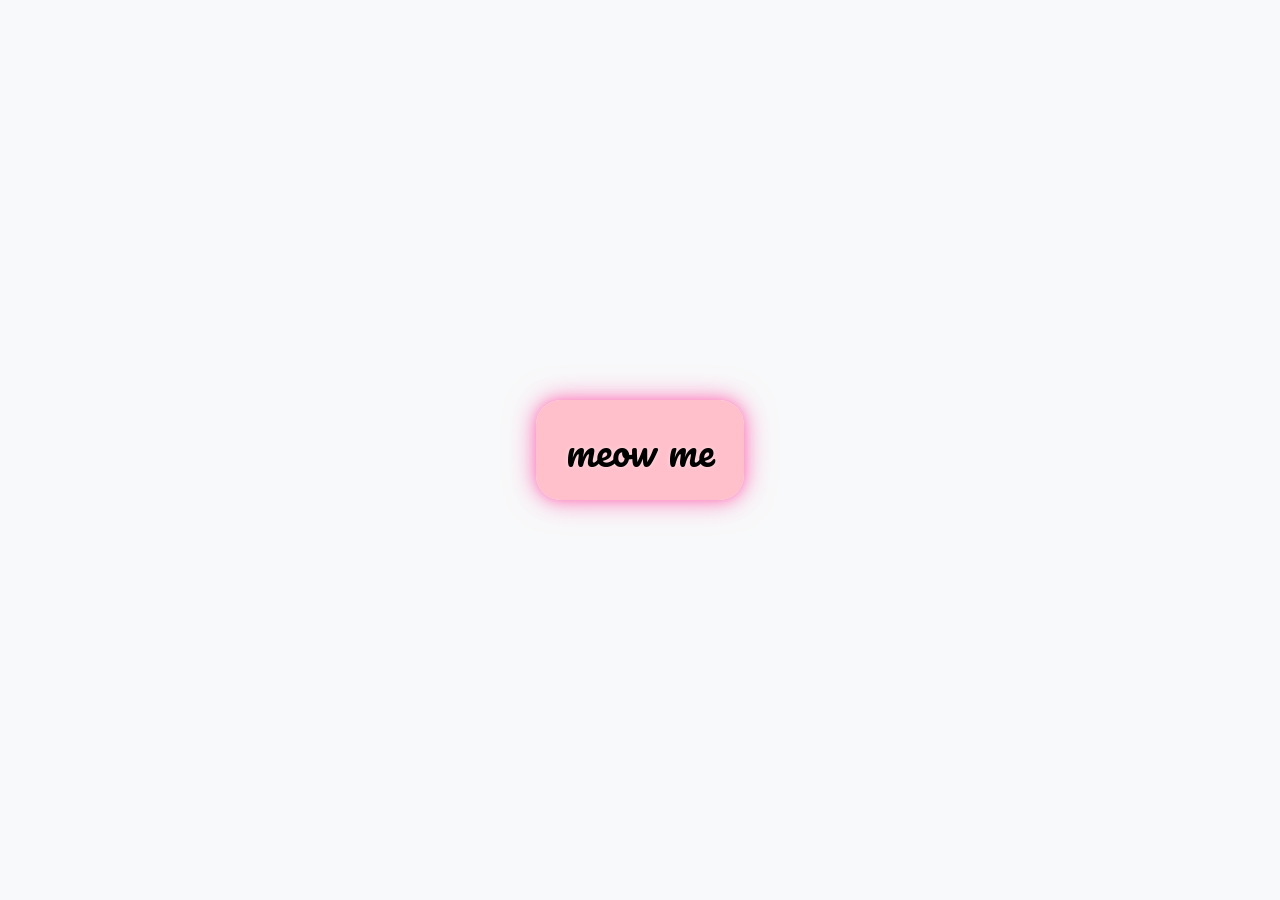
<file: index.html>
<!DOCTYPE html>
<html lang="en">
<head>
    <meta charset="UTF-8">
    <meta name="viewport" content="width=device-width, initial-scale=1.0">
    <title>z-index</title>
    <link rel="stylesheet" href="lab5.css">
    <link href="https://fonts.googleapis.com/css2?family=Pacifico&display=swap" rel="stylesheet"> <!-- Add this line -->
</head>
<body>
    <!-- <header>
        <nav class="navbar">
            <div class="logo">
                <h1>Интернэт технологийн үндэс</h1>
            </div>
        </nav>
    </header> -->

    <div class="container">
        <!-- <section class="jumbotron">
            <h1>Baasandorj Uuganbadrakh</h1>
            <p>Welcome to my website. Here are the links to my labs:</p>
        </section> -->

        <div class="container">
            <div class="links">
                <a href="song.html" class="cute-button">meow me</a> <br>
            </div>
        </div>
    </div>

    <!-- <footer>
        <p>2024 All Rights Reserved, National University Of Mongolia.</p>
    </footer> -->
</body>
</html>
</file>
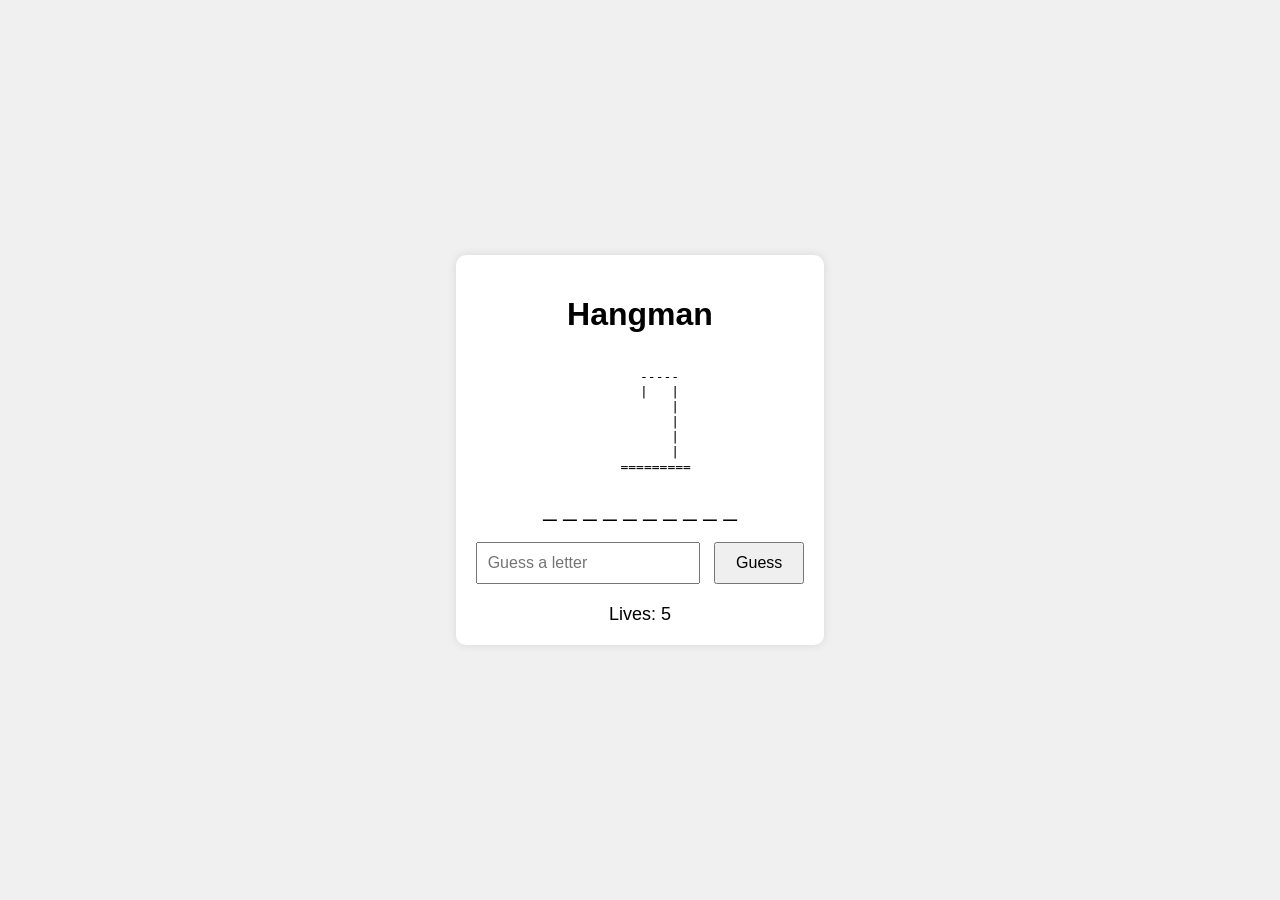
<file: hangman/index.html>
<!DOCTYPE html>
<html lang="en">
<head>
  <meta charset="UTF-8">
  <meta name="viewport" content="width=device-width, initial-scale=1.0">
  <title>Hangman</title>
  <link rel="stylesheet" href="styles.css">
</head>
<body>
  <div class="container">
    <h1>Hangman</h1>
    <div id="hangman"></div>
    <div id="word"></div>
    <div id="message"></div>
    <input type="text" id="guessInput" maxlength="1" placeholder="Guess a letter">
    <button id="guessButton">Guess</button>
    <div id="lives">Lives: 5</div>
  </div>
  <script src="hang.js"></script>
</body>
</html>
</file>
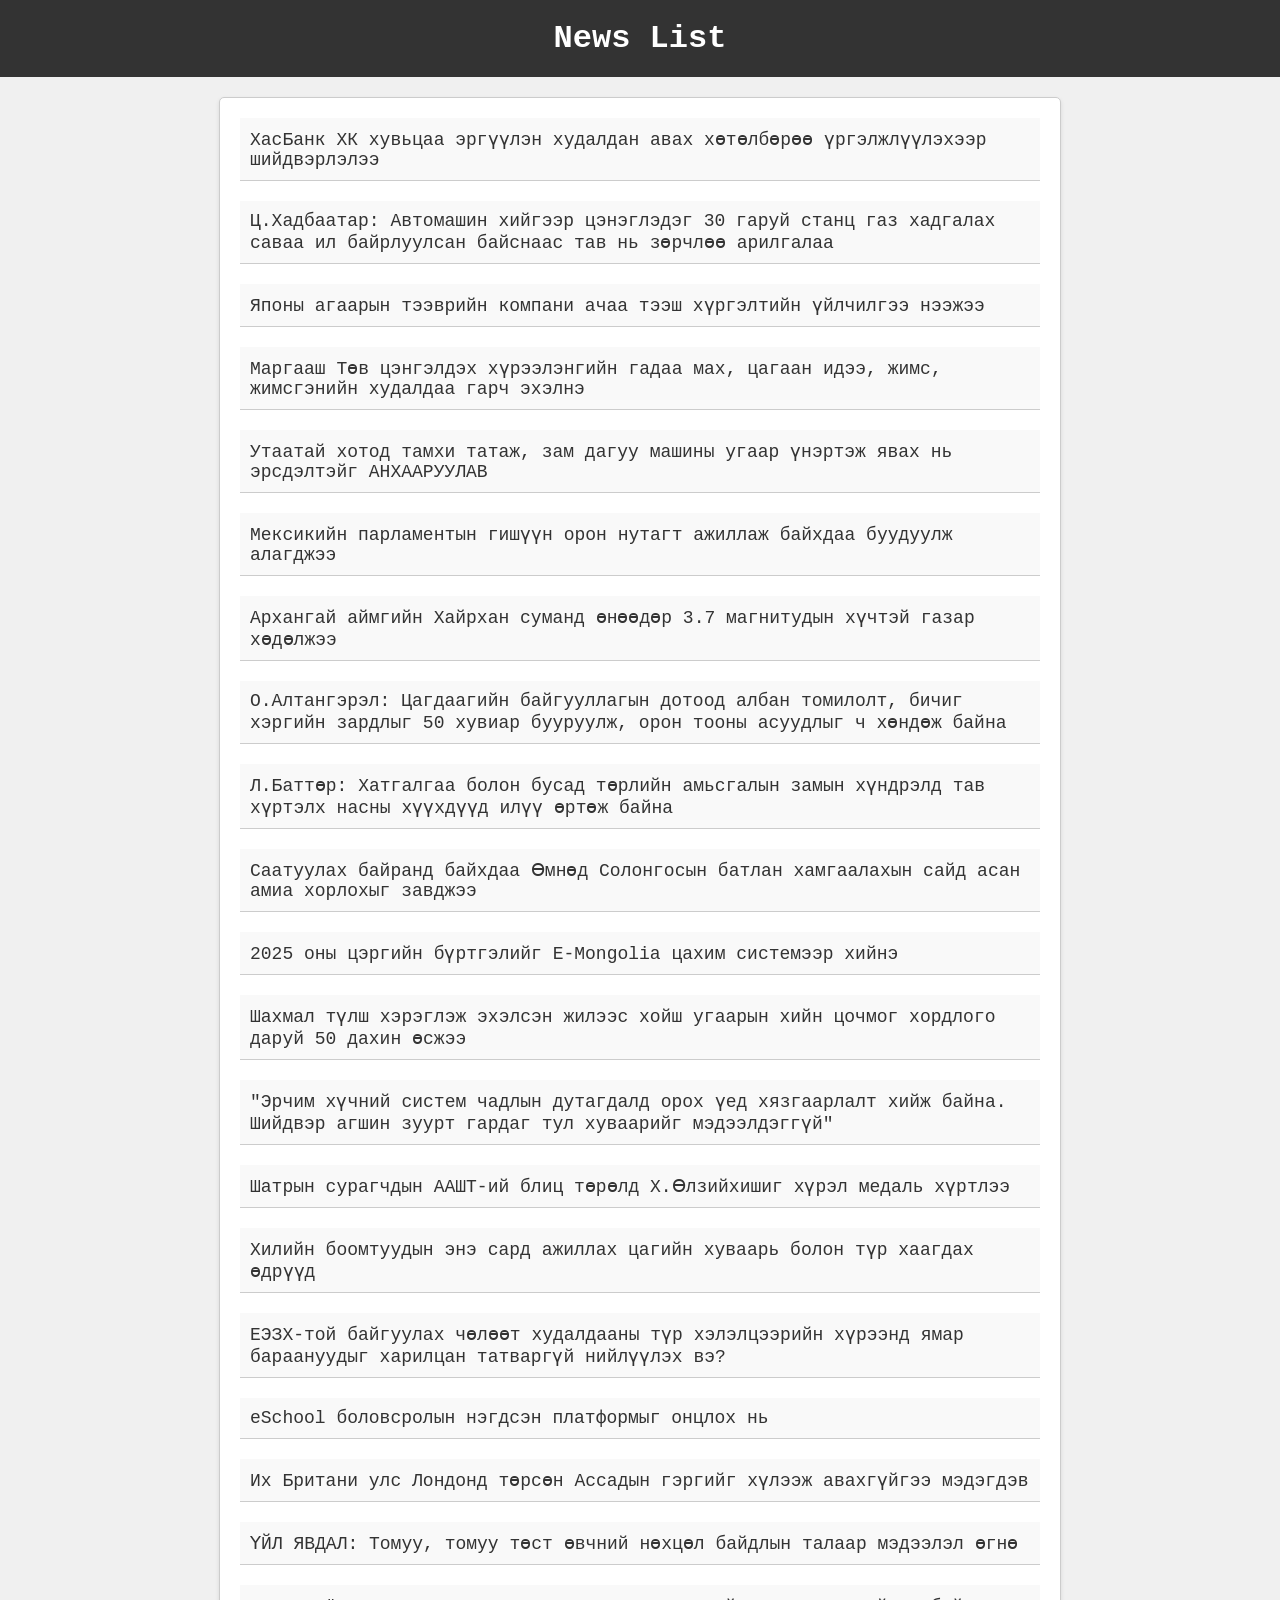
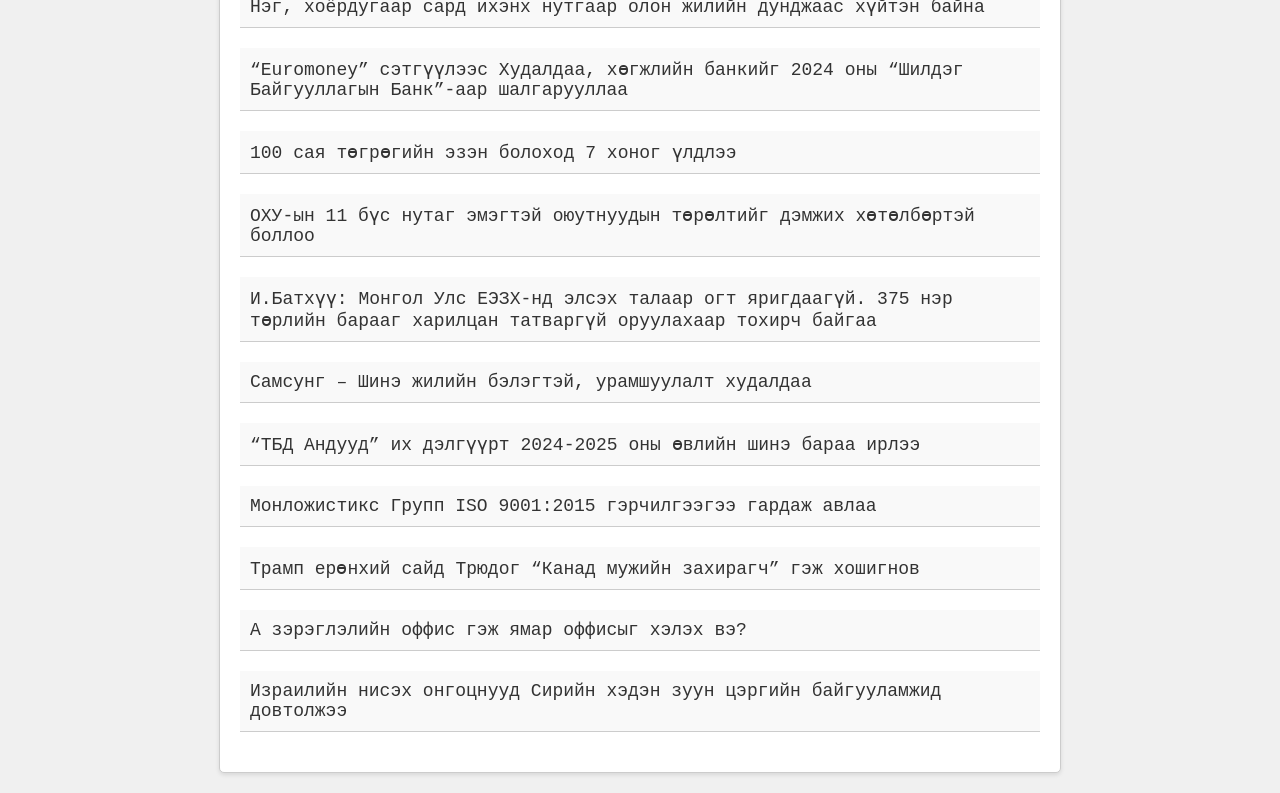
<file: xml/index.html>
<!DOCTYPE html>
<html>
    <head>
         <meta charset="utf-8">
         <meta name="viewport" content="width=device-width, initial-scale=1.0">
         <title>ikon.mn</title>  
         <link rel="stylesheet" href="styles.css">
    </head>
    <body>
        <h1>News List</h1>
        <div id="newsList"></div>
        <script src="index.js"></script>
    </body>
</html>
</file>
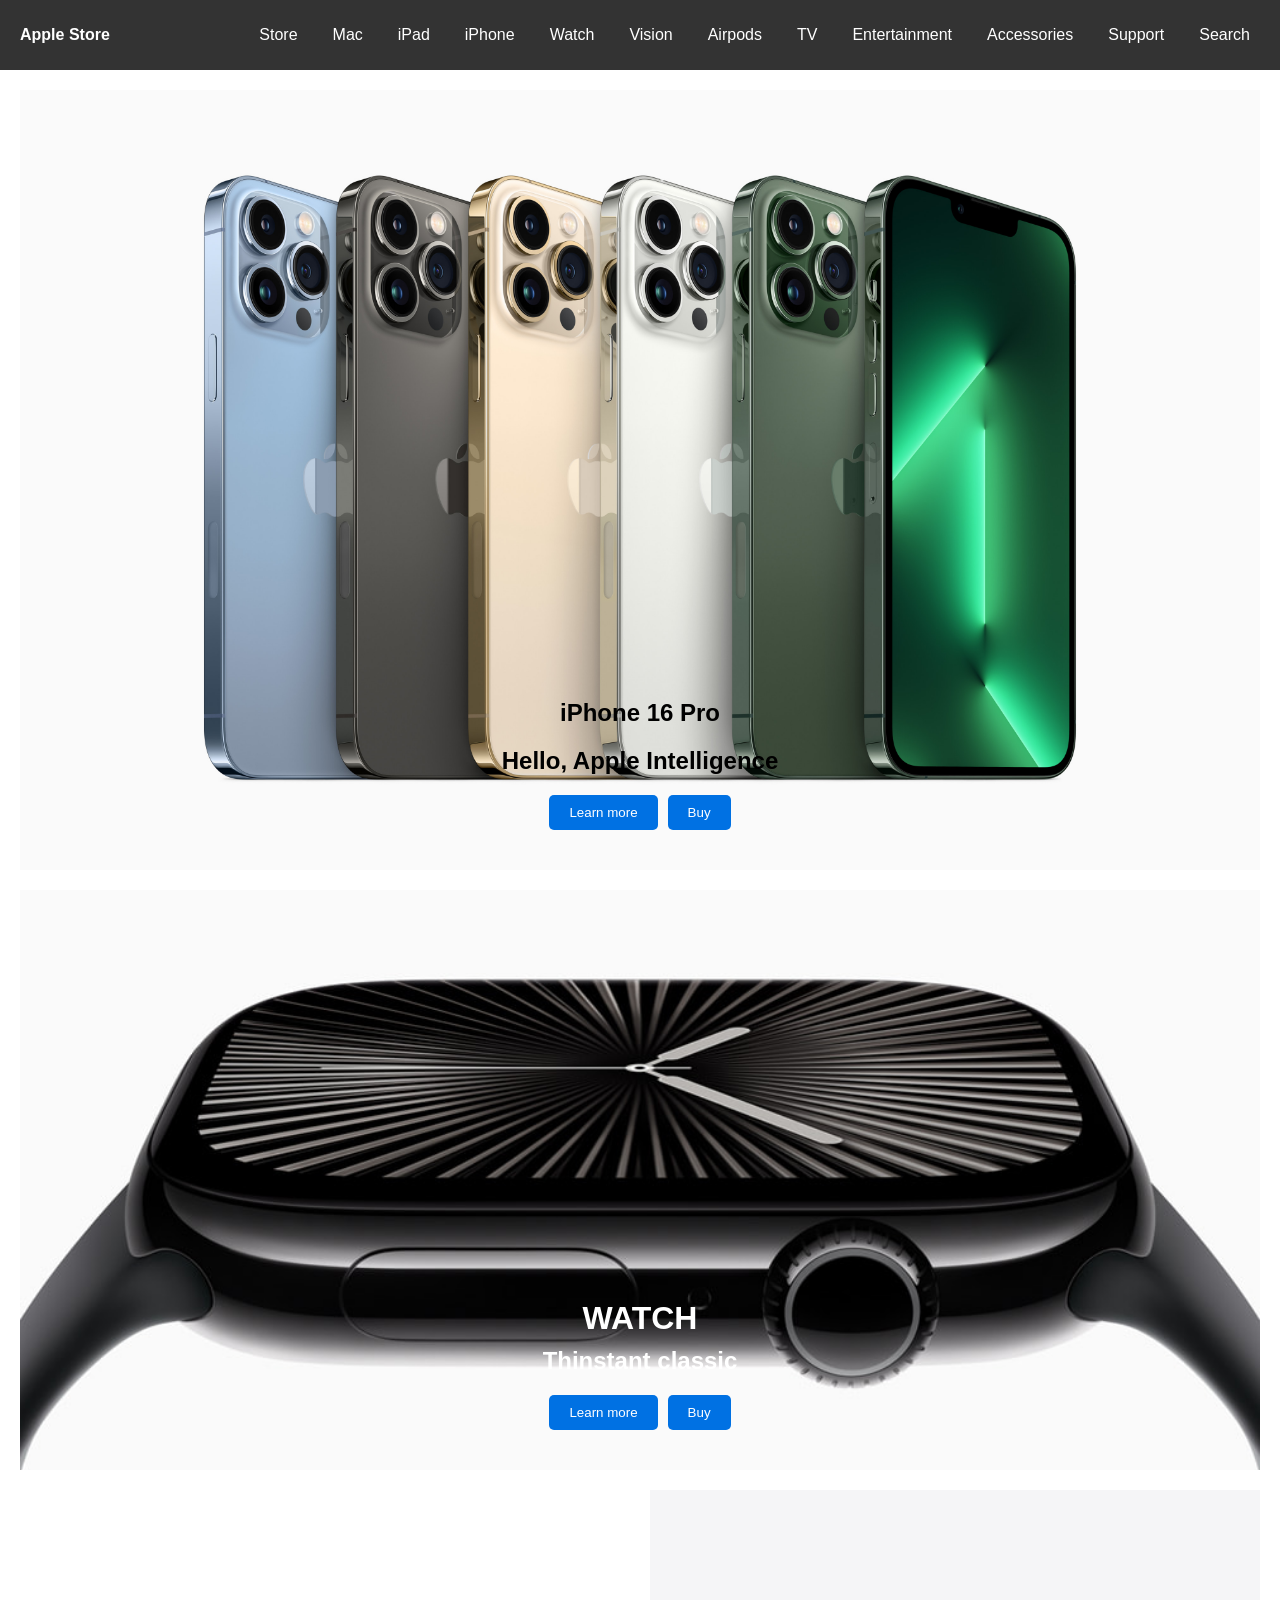
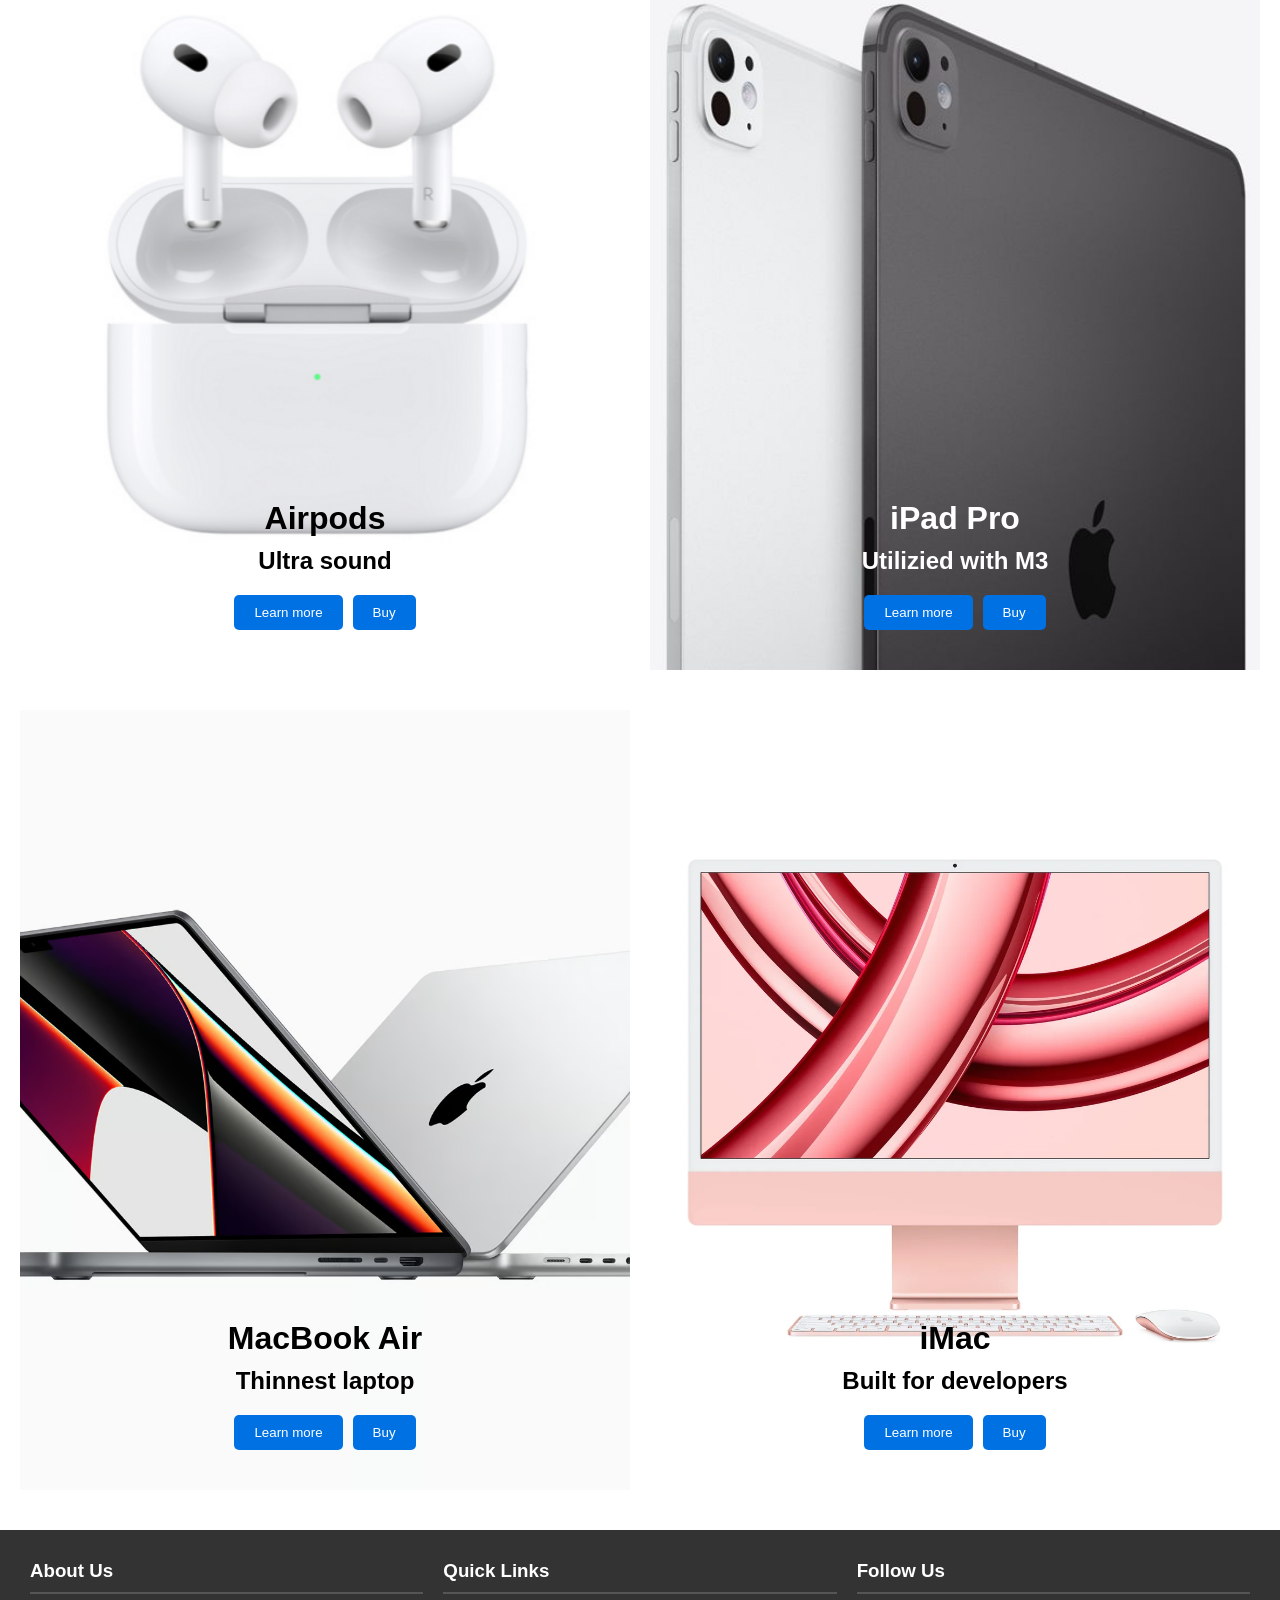
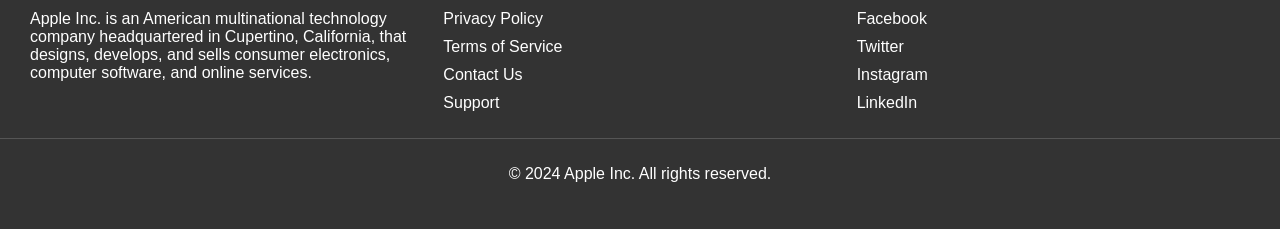
<file: lab6.html>
<!DOCTYPE html>
<html lang="en">
<head>
    <meta charset="UTF-8">
    <meta name="viewport" content="width=device-width, initial-scale=1.0">
    <meta name="description" content="Apple Inc. is an American multinational technology company that sells consumer electronics, computer software, and online services.">
    <title>Apple Store</title>
    <link rel="stylesheet" href="lab6.css">

    <meta property="og:title" content="Apple Store">
    <meta property="og:description" content="Explore the latest Apple products including iPhone, iPad, Mac, Apple Watch, and more.">
    <meta property="og:type" content="website">
    <meta property="og:url" content="https://baaska23.github.io/lab6.html">
    <meta property="og:image" content="/assets/apple.png">

    <link rel="canonical" href="https://baaska23.github.io/lab6.html">
    <script type="application/ld+json">
        {
          "@context": "https://schema.org/",
          "@type": "Store",
          "name": "Apple Store",
          "url": "https://baaska23.github.io/lab6.html",
          "logo": "https://baaska23.github.io/assets/og-image.jpg",
          "description": "Explore the latest Apple products including iPhone, iPad, Mac, Apple Watch, and more. Discover the innovative world of Apple with our comprehensive store.",
          "sameAs": [
            "https://www.facebook.com/apple",
            "https://www.twitter.com/apple",
            "https://www.instagram.com/apple"
          ]
        }
    </script>
</head>
<body>
    <header class="header">
        <nav class="navbar">
            <div class="logo">
                <h4>Apple Store</h4>
            </div>
            <ul class="navitems">
                <li><a href="lab5.html">Store</a></li>
                <li><a href="lab4.html">Mac</a></li>
                <li><a href="lab3.html">iPad</a></li>
                <li><a href="lab2.html">iPhone</a></li>
                <li><a href="lab1.html">Watch</a></li>
                <li><a href="https://www.youtube.com/results?search_query=young+and+beautiful">Vision</a></li>
                <li><a href="https://www.youtube.com/results?search_query=young+and+beautiful">Airpods</a></li>
                <li><a href="https://www.youtube.com/results?search_query=young+and+beautiful">TV</a></li>
                <li><a href="https://www.youtube.com/results?search_query=young+and+beautiful">Entertainment</a></li>
                <li><a href="https://www.youtube.com/results?search_query=young+and+beautiful">Accessories</a></li>
                <li><a href="https://www.youtube.com/results?search_query=young+and+beautiful">Support</a></li>
                <li><a href="https://www.youtube.com/results?search_query=young+and+beautiful">Search</a></li>
            </ul>
        </nav>
    </header>
    <main class="main">
        <section class="hero">
            <h1>iPhone 16 Pro</h1>
            <h3>Hello, Apple Intelligence</h3>
            <div class="button">
                <a href="lab1.html"><button>Learn more</button></a>
                <a href="lab1.html"><button>Buy</button></a>
            </div>
        </section>
        <section class="hero1">
            <h2>WATCH</h2>
            <h3>Thinstant classic</h3>
            <div class="button">
                <a href="lab5.html"><button>Learn more</button></a>
                <a href="robots.txt"><button>Buy</button></a>
            </div>
        </section>

        <section class="grid-container">
            <section class="grid">
                <h2>Airpods</h2>
                <h3>Ultra sound</h3>
                <div class="button">
                    <a href="lab4.html"><button>Learn more</button></a>
                    <a href="lab4.html"><button>Buy</button></a>
                </div>
            </section>
            <section class="grid1">
                <h2>iPad Pro</h2>
                <h3>Utilizied with M3 </h3>
                <div class="button">
                    <a href="family.html"><button>Learn more</button></a>
                    <a href="lab3.html"><button>Buy</button></a>
                </div>
            </section>
            <section class="grid2">
                <h2>MacBook Air</h2>
                <h3>Thinnest laptop</h3>
                <div class="button">
                    <a href="lab2.html"><button>Learn more</button></a>
                    <a href="hobbies.html"><button>Buy</button></a>
                </div>
            </section>
            <section class="grid3">
                <h2>iMac</h2>
                <h3>Built for developers</h3>
                <div class="button">
                    <a href="friends.html"><button>Learn more</button></a>
                    <a href="about.html"><button>Buy</button></a>
                </div>
            </section>
        </section>
    </main>
    <footer class="footer">
        <div class="footer-content">
            <div class="footer-section about">
                <h3>About Us</h3>
                <p>Apple Inc. is an American multinational technology company headquartered in Cupertino, California, that designs, develops, and sells consumer electronics, computer software, and online services.</p>
            </div>
            <div class="footer-section links">
                <h3>Quick Links</h3>
                <ul>
                    <li><a href="lab3.css">Privacy Policy</a></li>
                    <li><a href="lab4.css">Terms of Service</a></li>
                    <li><a href="lab5.css">Contact Us</a></li>
                    <li><a href="lab6.css">Support</a></li>
                </ul>
            </div>
            <div class="footer-section social">
                <h3>Follow Us</h3>
                <ul>
                    <li><a href="lab3.css">Facebook</a></li>
                    <li><a href="lab4.css">Twitter</a></li>
                    <li><a href="lab5.css">Instagram</a></li>
                    <li><a href="lab6.css">LinkedIn</a></li>
                </ul>
            </div>
        </div>
        <div class="footer-bottom">
            <p>&copy; 2024 Apple Inc. All rights reserved.</p>
        </div>
    </footer>
</body>
</html>
</file>
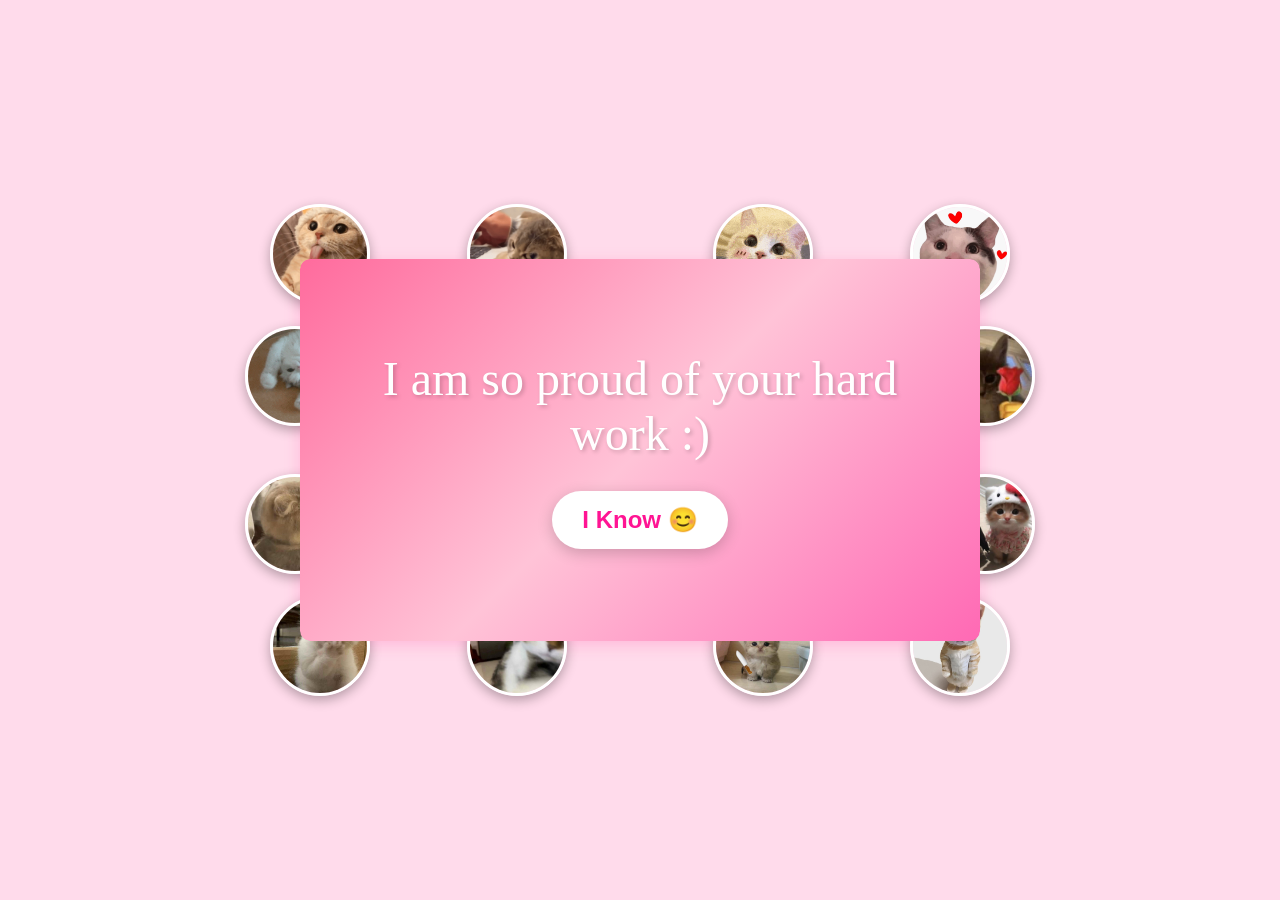
<file: song.html>
<!DOCTYPE html>
<html lang="en">
<head>
    <meta charset="UTF-8">
    <meta name="viewport" content="width=device-width, initial-scale=1.0">
    <title>Document</title>
    <style>
        * {
            box-sizing: border-box;
        }

        body {
            font-family: Arial, sans-serif;
            background-color: #ffdbeb;
            margin: 0;
            padding: 10px;
            display: flex;
            justify-content: center;
            align-items: center;
            min-height: 100vh;
        }
        
        .container {
            text-align: center;
            width: 100%;
            max-width: 1000px;
            margin: 0 auto;
        }
        
        .video-wrapper {
            position: relative;
            display: inline-block;
            padding: 30px;
            width: 100%;
            max-width: 740px;
        }
        
        .video-container {
            position: relative;
            width: 100%;
            padding-bottom: 56.25%; /* 16:9 aspect ratio */
            border-radius: 10px;
            box-shadow: 0 4px 15px rgba(255, 105, 180, 0.3);
            overflow: hidden;
            background: #000;
        }
        
        .video-container iframe {
            position: absolute;
            top: 0;
            left: 0;
            width: 100%;
            height: 100%;
            border: none;
            border-radius: 10px;
        }

        .banner {
            position: absolute;
            top: 0;
            left: 0;
            width: 100%;
            height: 100%;
            background: linear-gradient(135deg, #ff6b9d 0%, #ffc3d7 50%, #ff69b4 100%);
            display: flex;
            flex-direction: column;
            justify-content: center;
            align-items: center;
            border-radius: 10px;
            z-index: 10;
            transition: opacity 0.3s ease;
            padding: 20px;
        }

        .banner.hidden {
            opacity: 0;
            pointer-events: none;
        }

        .banner-text {
            font-family: 'Georgia', serif;
            font-size: clamp(24px, 5vw, 48px);
            color: white;
            text-shadow: 2px 2px 4px rgba(0,0,0,0.2);
            margin-bottom: 30px;
            padding: 0 20px;
            animation: pulse 2s ease-in-out infinite;
        }

        @keyframes pulse {
            0%, 100% { transform: scale(1); }
            50% { transform: scale(1.05); }
        }

        .button-container {
            display: flex;
            gap: 15px;
            flex-wrap: wrap;
            justify-content: center;
        }

        .click-button {
            background: white;
            color: #ff1493;
            border: none;
            padding: 15px 30px;
            font-size: clamp(16px, 3vw, 24px);
            font-weight: bold;
            border-radius: 50px;
            cursor: pointer;
            box-shadow: 0 4px 15px rgba(0,0,0,0.2);
            transition: all 0.3s ease;
            font-family: 'Comic Sans MS', cursive, sans-serif;
        }

        .click-button:hover {
            transform: scale(1.1);
            box-shadow: 0 6px 20px rgba(0,0,0,0.3);
            background: #ffe0f0;
        }

        .click-button:active {
            transform: scale(0.95);
        }

        .click-button.no-button {
            background: #ffb6c1;
            color: white;
        }

        .click-button.no-button:hover {
            background: #ff99aa;
        }

        /* Custom Alert Modal */
        .custom-alert {
            display: none;
            position: fixed;
            top: 0;
            left: 0;
            width: 100%;
            height: 100%;
            background: rgba(0,0,0,0.7);
            z-index: 1000;
            justify-content: center;
            align-items: center;
        }

        .custom-alert.show {
            display: flex;
        }

        .alert-content {
            background: white;
            padding: 30px;
            border-radius: 20px;
            text-align: center;
            max-width: 90%;
            max-height: 90%;
            box-shadow: 0 10px 40px rgba(0,0,0,0.3);
        }

        .alert-content img {
            max-width: 100%;
            max-height: 400px;
            border-radius: 15px;
            margin-bottom: 20px;
        }

        .alert-content button {
            background: #ff69b4;
            color: white;
            border: none;
            padding: 12px 30px;
            font-size: 18px;
            border-radius: 25px;
            cursor: pointer;
            font-weight: bold;
        }

        .cat-deco {
            position: absolute;
            width: clamp(50px, 8vw, 100px);
            height: clamp(50px, 8vw, 100px);
            border-radius: 50%;
            box-shadow: 0 4px 12px rgba(0,0,0,0.3);
            object-fit: cover;
            border: 3px solid #fff;
        }

        /* Top row - 4 cats evenly spaced */
        .cat1  { top: -25px; left: 0; }
        .cat2  { top: -25px; left: 33.33%; transform: translateX(-50%); }
        .cat3  { top: -25px; left: 66.66%; transform: translateX(-50%); }
        .cat4  { top: -25px; right: 0; }
        
        /* Left side - 2 cats */
        .cat5  { top: 33.33%; left: -25px; transform: translateY(-50%); }
        .cat6  { top: 66.66%; left: -25px; transform: translateY(-50%); }
        
        /* Right side - 2 cats */
        .cat7  { top: 33.33%; right: -25px; transform: translateY(-50%); }
        .cat8  { top: 66.66%; right: -25px; transform: translateY(-50%); }
        
        /* Bottom row - 4 cats evenly spaced */
        .cat9  { bottom: -25px; left: 0; }
        .cat10 { bottom: -25px; left: 33.33%; transform: translateX(-50%); }
        .cat11 { bottom: -25px; left: 66.66%; transform: translateX(-50%); }
        .cat12 { bottom: -25px; right: 0; }
        
        @media (max-width: 768px) {
            .video-wrapper {
                padding: 20px;
            }

            .banner-text {
                margin-bottom: 20px;
            }

            .button-container {
                gap: 10px;
            }

            .click-button {
                padding: 12px 24px;
            }

            .cat-deco {
                border: 2px solid #fff;
            }
        }

        @media (max-width: 480px) {
            body {
                padding: 5px;
            }

            .video-wrapper {
                padding: 15px;
            }

            .cat-deco {
                width: 40px;
                height: 40px;
            }

            .cat1, .cat2, .cat3, .cat4 { top: -20px; }
            .cat9, .cat10, .cat11, .cat12 { bottom: -20px; }
            .cat5, .cat6 { left: -20px; }
            .cat7, .cat8 { right: -20px; }
        }
    </style>
</head>
<body>
    <div class="container">
        <div class="video-wrapper">
            <div class="video-container">
                <div class="banner" id="banner">
                    <div class="banner-text">I am so proud of your hard work :) </div>
                    <div class="button-container">
                        <button class="click-button" onclick="playVideo()">I Know 😊</button>
                        <!-- <button class="click-button no-button" onclick="showCatAlert()">No I'm Not 😔</button> -->
                    </div>
                </div>
                <iframe id="videoFrame" src="https://www.youtube.com/embed/sjonQfrYVG8?si=zUFAOdcpoC2mlKue&enablejsapi=1" title="YouTube video player" frameborder="0" allow="accelerometer; autoplay; clipboard-write; encrypted-media; gyroscope; picture-in-picture; web-share" referrerpolicy="strict-origin-when-cross-origin" allowfullscreen></iframe>
            </div>
            
            <!-- Top cats -->
            <img src="cats/cat0.webp" class="cat-deco cat1" alt="Cat 1">
            <img src="cats/cat1.gif" class="cat-deco cat2" alt="Cat 2">
            <img src="cats/cat2.gif" class="cat-deco cat3" alt="Cat 3">
            <img src="cats/cat2.jpg" class="cat-deco cat4" alt="Cat 4">
            
            <!-- Left side cats -->
            <img src="cats/cat3.gif" class="cat-deco cat5" alt="Cat 5">
            <img src="cats/cat11.jpg" class="cat-deco cat6" alt="Cat 6">
            
            <!-- Right side cats -->
            <img src="cats/cat12.jpg" class="cat-deco cat7" alt="Cat 7">
            <img src="cats/cat13.jpg" class="cat-deco cat8" alt="Cat 8">
            
            <!-- Bottom cats -->
            <img src="cats/cat14.jpg" class="cat-deco cat9" alt="Cat 9">
            <img src="cats/cat15.jpg" class="cat-deco cat10" alt="Cat 10">
            <img src="cats/cat16.jpg" class="cat-deco cat11" alt="Cat 11">
            <img src="cats/cat1.jpg" class="cat-deco cat12" alt="Cat 12">
        </div>
    </div>

    <!-- Alert Modal -->
    <div class="custom-alert" id="customAlert">
        <div class="alert-content">
            <img src="cats/dog.jpg" alt="Sad Cat">
            <button onclick="closeAlert()">OK</button>
        </div>
    </div>

    <script>
        function playVideo() {
            const banner = document.getElementById('banner');
            const videoFrame = document.getElementById('videoFrame');
            
            // Hide banner
            banner.classList.add('hidden');
            
            // Auto-play video
            videoFrame.src = videoFrame.src.replace('enablejsapi=1', 'enablejsapi=1&autoplay=1');
        }

        function showCatAlert() {
            document.getElementById('customAlert').classList.add('show');
        }

        function closeAlert() {
            document.getElementById('customAlert').classList.remove('show');
        }
    </script>
</body>
</html>
</file>
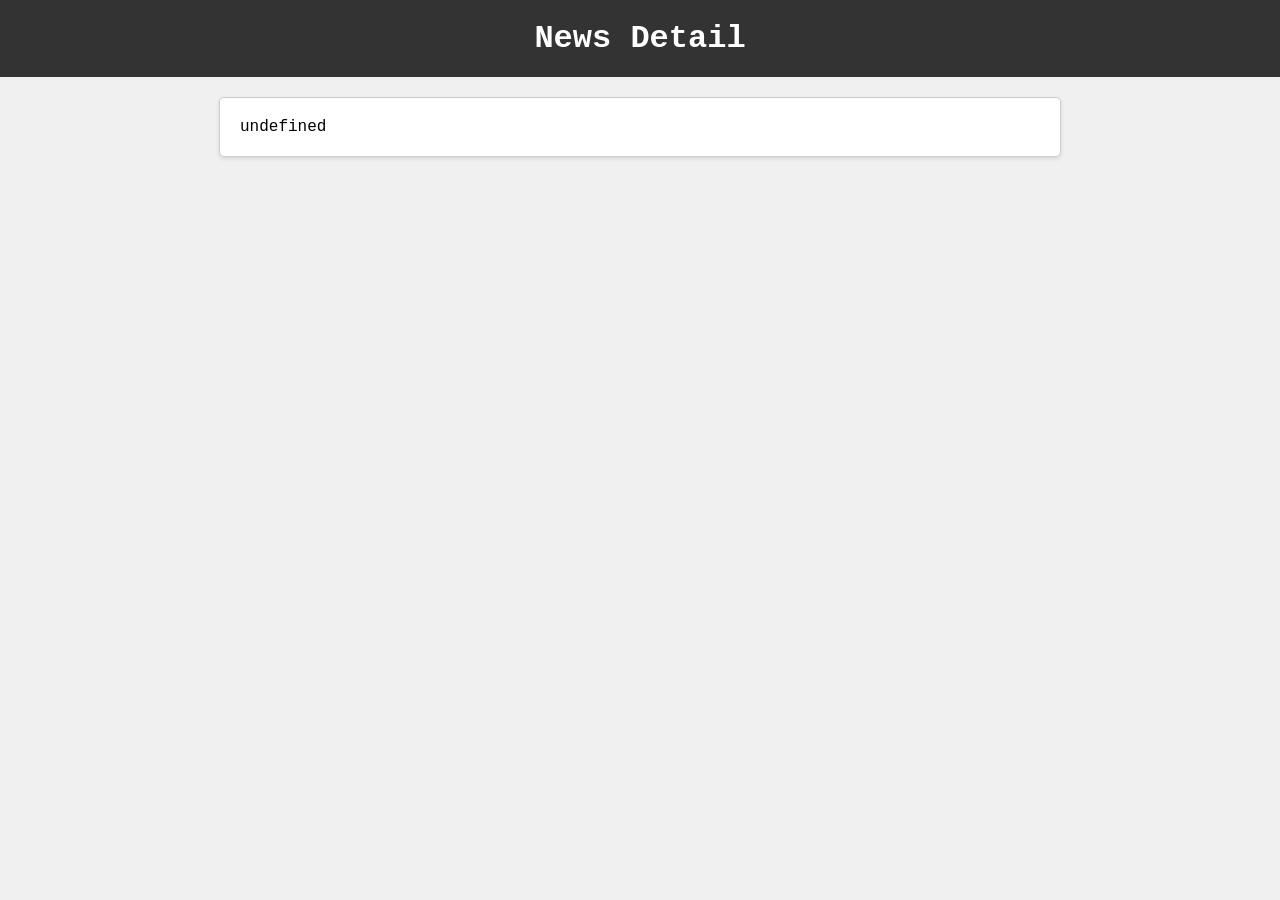
<file: xml/news.html>
<!DOCTYPE html>
<html>
    <head>
        <meta charset="utf-8">
        <meta name="viewport" content="width=device-width, initial-scale=1.0">
        <title>News Detail</title>
        <link rel="stylesheet" href="styles.css">  
    </head>
    <body>
        <h1>News Detail</h1>
        <div id="newsDetail"></div>
        <script src="news.js"></script>
    </body>
</html>
</file>
<file: lab5.css>
* {
    margin: 0;
    padding: 0;
    box-sizing: border-box;
    font-family: Lato, sans-serif;
}

.cute-button {
    background-color: pink;
    color: black;
    padding: 15px 30px; /* Increased padding */
    border: none;
    border-radius: 25px; /* Increased border radius */
    font-size: 40px; /* Increased font size */
    cursor: pointer;
    text-shadow: 0 0 5px rgba(255, 255, 255, 0.5);
    box-shadow: 0 0 10px rgba(255, 105, 180, 0.5), 0 0 20px rgba(255, 105, 180, 0.5), 0 0 30px rgba(255, 105, 180, 0.5);
    transition: box-shadow 0.3s ease-in-out;
    text-decoration: none; /* Remove text underline */
    font-family: 'Pacifico', cursive; 
}

.cute-button:hover {
    box-shadow: 0 0 20px rgba(255, 105, 180, 0.7), 0 0 30px rgba(255, 105, 180, 0.7), 0 0 40px rgba(255, 105, 180, 0.7);
}

.container {
    display: flex;
    justify-content: center;
    align-items: center;
    height: 100vh; /* Full viewport height */
}

.links {
    text-align: center;
}

html, body {
    height: 100%;
    margin: 0;
    padding: 0;
    display: flex;
    flex-direction: column;
}

body {
    background-color: #f8f9fa;
    padding: 0px;
}

.container {
    flex: 1;
    max-width: 100%;
    margin: 0 auto;
    display: flex;
    flex-direction: column;
    width: 100%;
}

.navbar {
    background-color: #1b1b6c;
    padding: 15px 30px;
}

.navbar .logo h1 {
    color: white;
    font-size: 24px;
    margin: 0;
}

.jumbotron {
    background-color: #13124f;
    color: white;
    text-align: start;
    padding: 40px;
}

.jumbotron h1 {
    font-size: 36px;
    margin-bottom: 10px;
}

.jumbotron p {
    font-size: 18px;
    margin-bottom: 20px;
}

.btn-learn-more {
    background-color: #e33b64;
    color: white;
    padding: 10px 20px;
    text-decoration: none;
    font-size: 16px;
    border-radius: 5px;
}

.content-wrapper {
    display: flex;
    justify-content: space-between;
    gap: 20px;
}

.main-content {
    width: 100%;
    padding: 40px;
}

.main-content h2 {
    font-size: 28px;
    color: #333;
    margin-bottom: 20px;
}

.main-content p {
    font-size: 16px;
    color: #555;
    margin-bottom: 20px;
}

.video {
    width: 100%;
    height: 0;
    padding-bottom: 56.25%;
    position: relative;
}

.video iframe {
    position: absolute;
    width: 100%;
    height: 100%;
    left: 0;
    top: 0;
}

.important-alert {
    background-color: #e2e3e5;
    padding: 15px;
    border-radius: 5px;
    margin-top: 10px;
}

.sidebar {
    width: 30%;
    background-color: white;
    border: 1px solid #ccc;
    padding: 20px;
    border-radius: 8px;
}

.messages {
    margin-bottom: 20px;
}

.messages button {
    background-color: #e33b64;
    color: white;
    border: none;
    padding: 10px;
    width: 100%;
    font-size: 16px;
    cursor: pointer;
    border-radius: 5px;
}

.welcome-card {
    background-color: #d3d6df;
    padding: 20px;
    margin-bottom: 20px;
    border-radius: 5px;
}

.welcome-card h3 {
    margin-bottom: 10px;
}

.welcome-card input {
    width: 100%;
    padding: 10px;
    margin-bottom: 10px;
    border: 1px solid #ccc;
    border-radius: 5px;
}

.welcome-card .send-btn {
    background-color: #e33b64;
    color: white;
    border: none;
    padding: 10px;
    width: 100%;
    cursor: pointer;
    border-radius: 5px;
}

.vote {
    text-align: center;
}

.vote button {
    background-color: #e33b64;
    color: white;
    border: none;
    padding: 10px;
    width: 45%;
    margin: 5px;
    cursor: pointer;
    border-radius: 5px;
}

.vote .cool-btn {
    background-color: #4caf50;
}

.vote .lame-btn {
    background-color: #f44336;
}

.welcome-card .reference{
    font-size: 10px;
    text-align: center;
    display: block;
    margin: 5px auto;
}

footer {
    text-align: start;
    background-color: #333;
    color: white;
    padding: 20px;
    margin-top: 40px;
}

@media (max-width: 600px) {
    .navbar {
        padding: 10px 20px;
    }

    .jumbotron {
        padding: 20px;
    }

    .content-wrapper {
        flex-direction: column;
    }

    .main-content, .sidebar {
        padding: 10px;
        width: 100%;
    }

    .btn-link {
        padding: 8px 16px;
        font-size: 14px;
    }
}

@media (min-width: 601px) and (max-width: 768px) {
    .navbar {
        padding: 12px 25px;
    }

    .jumbotron {
        padding: 30px;
    }

    .content-wrapper {
        flex-direction: column;
    }

    .main-content, .sidebar {
        padding: 15px;
        width: 100%;
    }

    .btn-link {
        padding: 10px 18px;
        font-size: 16px;
    }
}

@media (min-width: 769px) {
    .navbar {
        padding: 15px 30px;
    }

    .jumbotron {
        padding: 40px;
    }

    .content-wrapper {
        flex-direction: row;
    }

    .main-content, .sidebar {
        padding: 20px;
        
    }

    .btn-link {
        padding: 10px 20px;
        font-size: 18px;
    }
}
</file>
<file: hangman/styles.css>
body {
    font-family: Arial, sans-serif;
    display: flex;
    justify-content: center;
    align-items: center;
    height: 100vh;
    margin: 0;
    background-color: #f0f0f0;
  }
  
  .container {
    text-align: center;
    background: white;
    padding: 20px;
    border-radius: 10px;
    box-shadow: 0 0 10px rgba(0, 0, 0, 0.1);
  }
  
  #hangman {
    font-family: monospace;
    white-space: pre;
    margin-bottom: 20px;
  }
  
  #word {
    font-size: 24px;
    margin-bottom: 20px;
  }
  
  #message {
    color: rgb(170, 150, 150);
    margin-bottom: 20px;
  }
  
  #guessInput {
    padding: 10px;
    font-size: 16px;
    margin-right: 10px;
  }
  
  #guessButton {
    padding: 10px 20px;
    font-size: 16px;
  }
  
  #lives {
    margin-top: 20px;
    font-size: 18px;
  }
</file>
<file: xml/styles.css>
body {
    font-family: 'Courier New', monospace;
    background-color: #f0f0f0;
    margin: 0;
    padding: 0;
}

h1 {
    text-align: center;
    background-color: #333;
    color: white;
    margin: 0;
    padding: 20px 0;
    font-size: 2em;
}

#newsList, #newsDetail {
    padding: 20px;
    margin: 20px auto;
    max-width: 800px;
    background: #fff;
    border: 1px solid #ccc;
    border-radius: 5px;
    box-shadow: 0 2px 4px rgba(0, 0, 0, 0.1);
}

.news-item {
    margin-bottom: 20px;
    padding: 10px;
    border-bottom: 1px solid #ccc;
    background: #f9f9f9;
    transition: background-color 0.3s ease;
}

.news-item:hover {
    background-color: #e0e0e0;
}

.news-item a {
    text-decoration: none;
    color: #333;
    font-size: 18px;
}

.news-item a:hover {
    text-decoration: underline;
    color: #007BFF;
}

.added {
    background-color: green;
    color: white;
}

.removed {
    background-color: red;
    color: white;
    text-decoration: line-through;
}

.unchanged {
    color: black;
}
</file>
<file: lab6.css>
body {
    font-family: Arial, sans-serif;
    margin: 0;
    padding: 0;
    box-sizing: border-box;
}

h2, h3, h4 {
    margin: 0;
}

.header {
    background-color: #333;
    color: white;
    padding: 10px 0;
    
}

.navbar {
    display: flex;
    justify-content: space-between;
    align-items: center;
    padding: 0 20px;
}

.logo h4 {
    margin: 0;
}

.navitems {
    list-style: none;
    display: flex;
    gap: 15px;
}

.navitems li a {
    color: white;
    text-decoration: none;
    padding: 5px 10px;
}

.navitems li a:hover {
    background-color: #555;
    border-radius: 5px;
}


.main {
    padding: 20px;
}

.hero, .hero1, .grid, .grid1, .grid2, .grid3 {
    text-align: center;
    margin-bottom: 20px;
    background-size: cover;
    background-position: center;
    color: black;
    padding: 40px 20px; 
    height: 700px;
}

.hero {
    background-image: url(assets/iphoness.jpg);
    color: black;
    display: flex;
    flex-direction: column;
    justify-content: flex-end;
    align-items: center;
    padding: 40px 20px;
    position: relative;
}

.hero1 {
    background-image: url(assets/wa.jpg);
    color: white;
    display: flex;
    flex-direction: column;
    justify-content: flex-end;
    align-items: center;
    padding: 40px 20px;
    height: 500px;
    position: relative;
}

.grid {
    background-image: url(assets/airpod.png);
    color: black;
    display: flex;
    flex-direction: column;
    justify-content: flex-end;
    align-items: center;
    padding: 40px 20px;
    position: relative;
}

.grid1 {
    background-image: url(assets/ipad.jpeg);
    color: white;
    display: flex;
    flex-direction: column;
    justify-content: flex-end;
    align-items: center;
    padding: 40px 20px;
    position: relative;
}

.grid2 {
    background-image: url(assets/mac.avif);
    color: black;
    display: flex;
    flex-direction: column;
    justify-content: flex-end;
    align-items: center;
    padding: 40px 20px;
    position: relative;
}

.grid3 {
    background-image: url(assets/imac.webp);
    color: black;
    display: flex;
    flex-direction: column;
    justify-content: flex-end;
    align-items: center;
    padding: 40px 20px;
    position: relative;
}

.hero h2, .hero1 h2, .grid h2, .grid1 h2, .grid2 h2, .grid3 h2 {
    font-size: 2em;
    margin-bottom: 10px;
}

.hero h3, .hero1 h3, .grid h3, .grid1 h3, .grid2 h3, .grid3 h3 {
    font-size: 1.5em;
    margin-bottom: 20px;
}

.button {
    display: flex;
    justify-content: center;
    gap: 10px;
}

.button button {
    padding: 10px 20px;
    border: none;
    background-color: #0071e3;
    color: white;
    cursor: pointer;
    border-radius: 5px;
}

.button button:hover {
    background-color: #005bb5;
}

.grid-container {
    display: grid;
    grid-template-columns: repeat(2, 1fr);
    grid-template-rows: repeat(2, auto);
    gap: 20px;
}

.footer {
    background-color: #333;
    color: white;
    padding: 20px 0;
}

.footer-content {
    display: flex;
    justify-content: space-around;
    padding: 0 20px;
}

.footer-section {
    flex: 1;
    padding: 10px;
}

.footer-section h3 {
    border-bottom: 2px solid #555;
    padding-bottom: 10px;
    margin-bottom: 10px;
}

.footer-section ul {
    list-style: none;
    padding: 0;
}

.footer-section ul li {
    margin-bottom: 10px;
}

.footer-section ul li a {
    color: white;
    text-decoration: none;
}

.footer-section ul li a:hover {
    text-decoration: underline;
}

.footer-bottom {
    text-align: center;
    padding: 10px 0;
    border-top: 1px solid #555;
}
</file>
